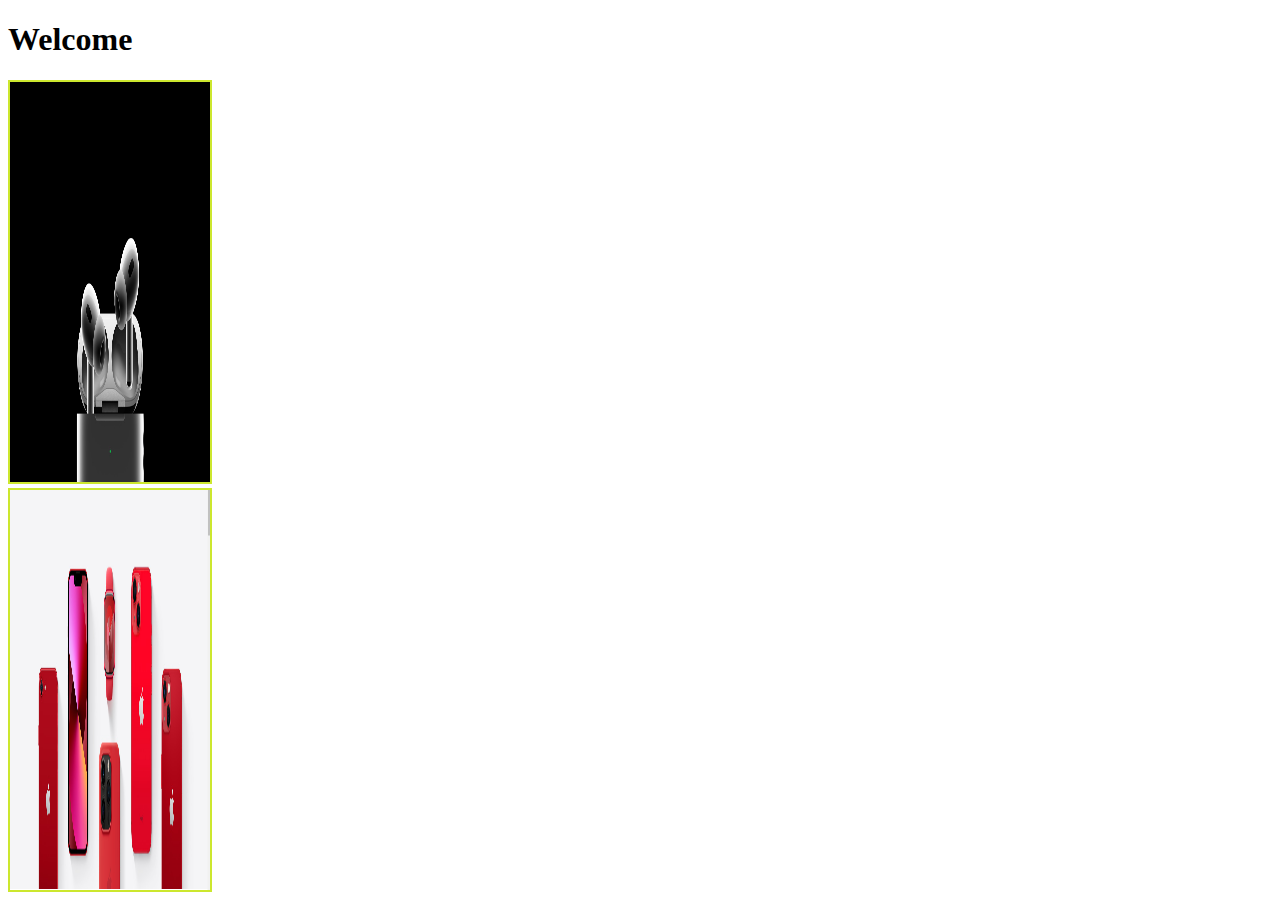
<file: html/index.html>
<!DOCTYPE html>
<html lang="en">
<head>
    <meta charset="UTF-8">
    <meta name="viewport" content="width=device-width, initial-scale=1.0">
    <title>Document</title>
    <link rel="stylesheet" href="/css/index.css">
</head>
<body>
    <h1>Welcome</h1>
    <div>
        <div class="myImg">
            <img src="/img/airpods.jpg" alt="">
        </div>

        <div class="myImg">
            <img src="/img/ired.png" alt="">
        </div>
    </div>
</body>
</html>
</file>
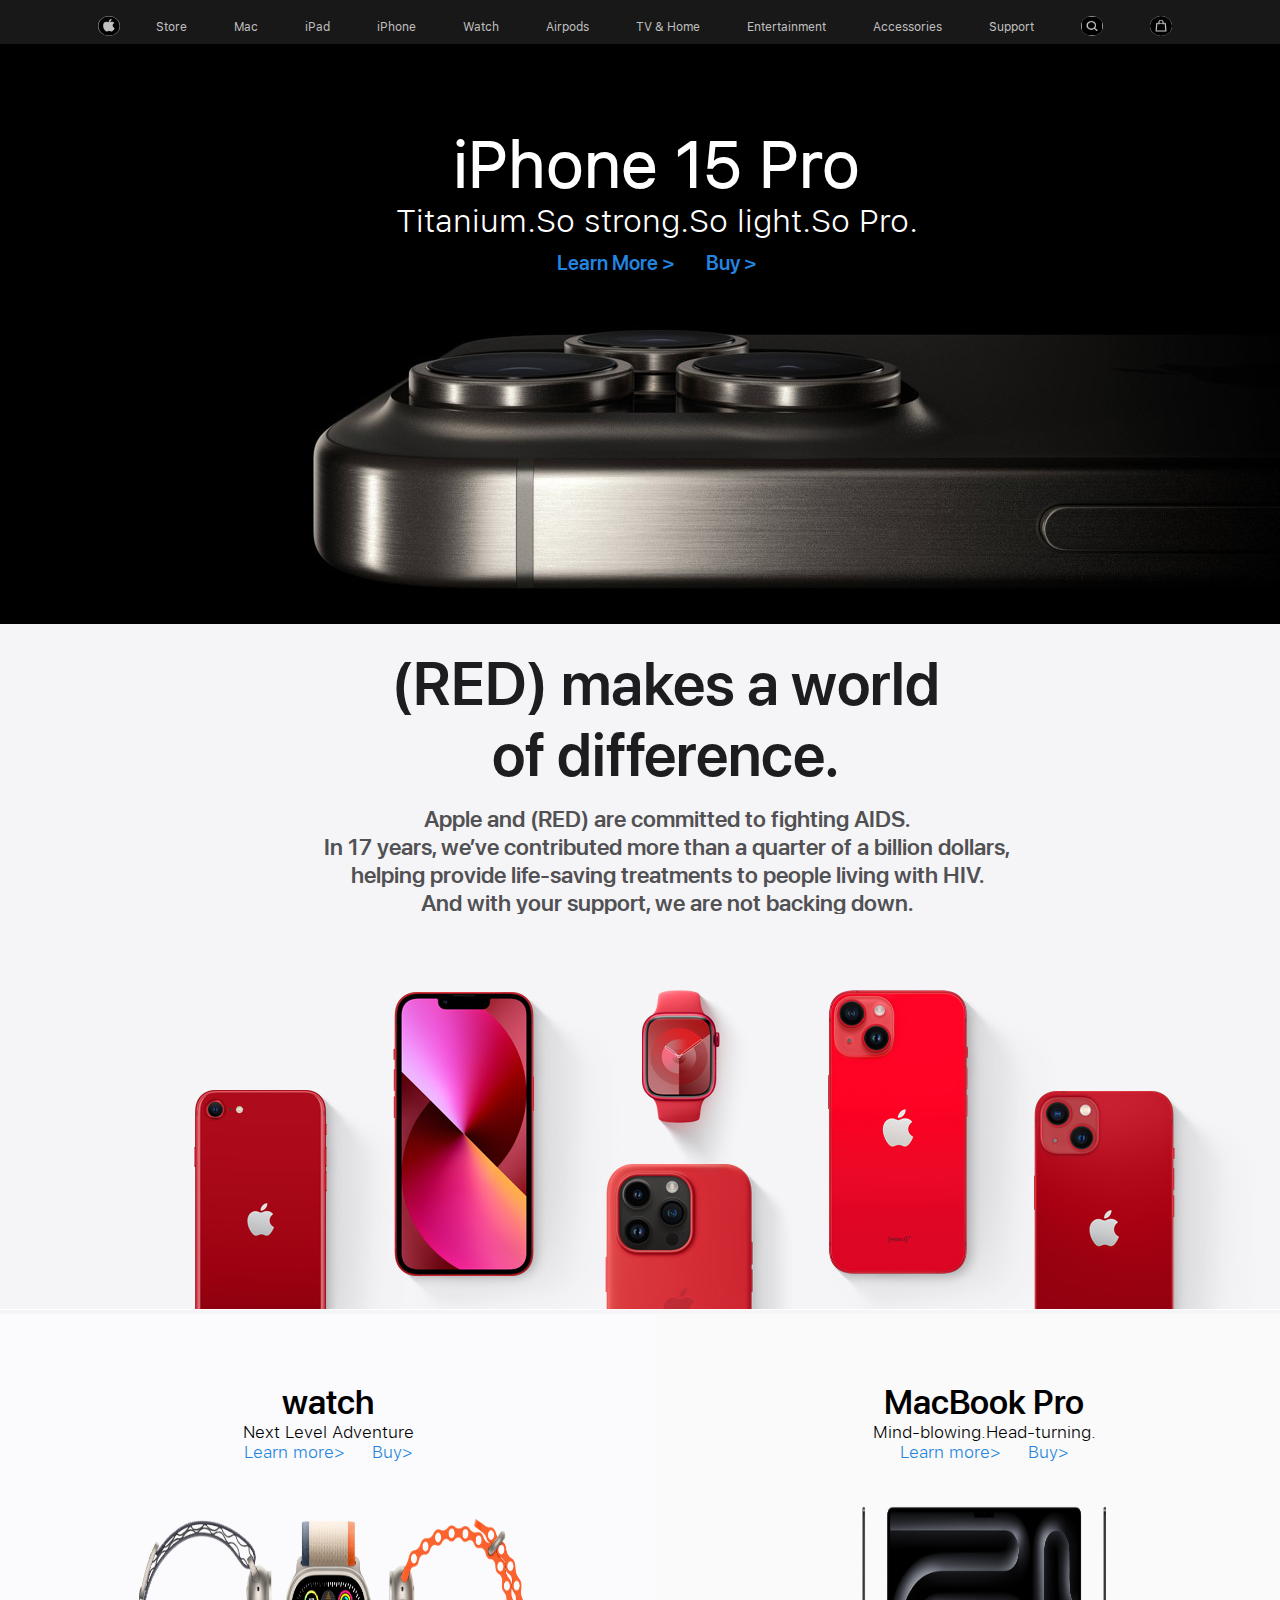
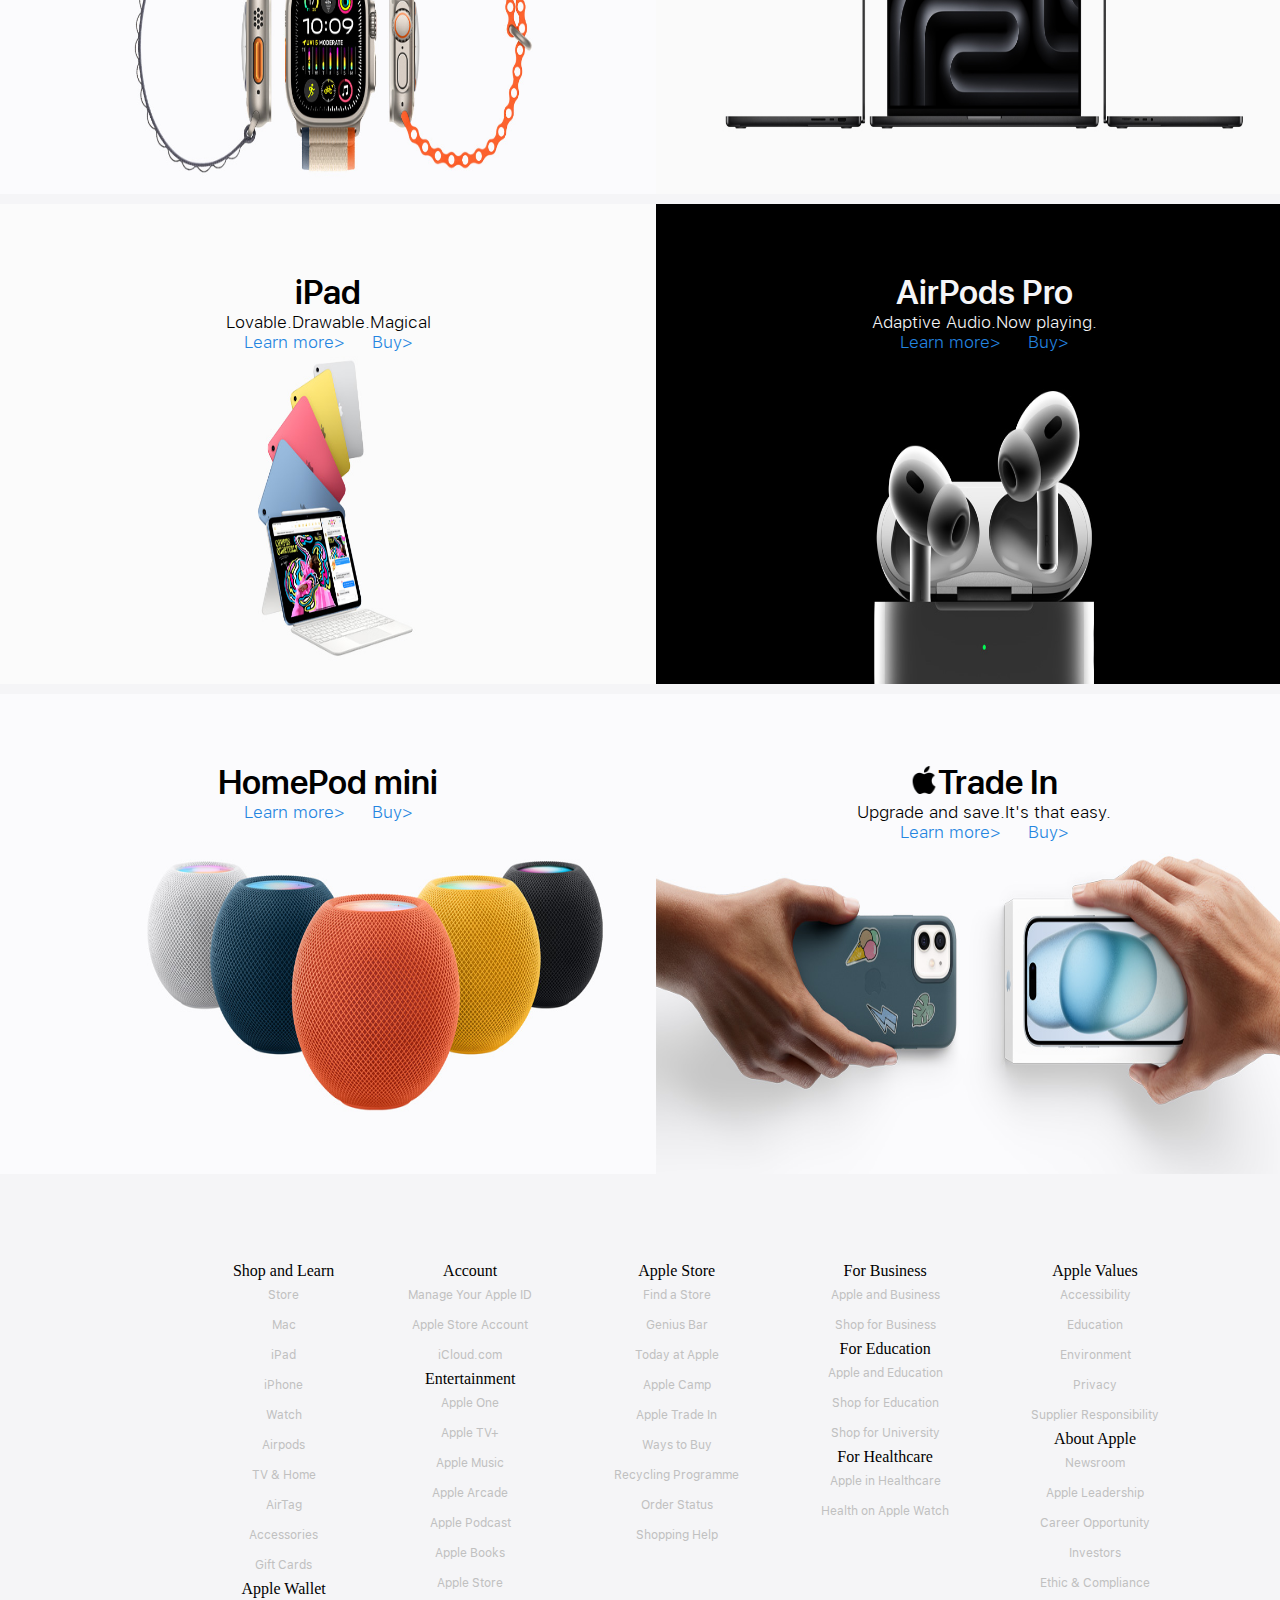
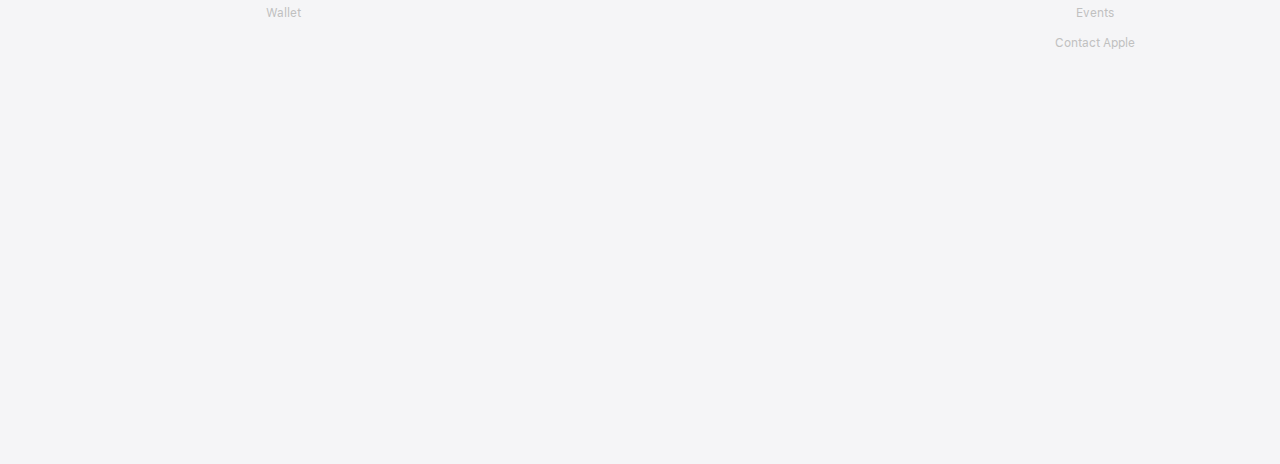
<file: html/apple.html>
<!DOCTYPE html>
<html lang="en">
<head>
    <meta charset="UTF-8">
    <meta name="viewport" content="width=device-width, initial-scale=1.0">
    <title>Apple</title>
    <link rel="shortcut icon" href="/img/favicon.ico" type="image/x-icon">
    <link rel="stylesheet" href="/css/apple.css">
</head>
<body>
    <div class="container">

        <div class="nav">
            <ul>
                <li><img src="/img/apple.png" alt="" id="logo"></li>
                <li><a href="#">Store</a></li>
                <li><a href="#">Mac</a></li>
                <li><a href="#">iPad</a></li>
                <li><a href="#">iPhone</a></li>
                <li><a href="#">Watch</a></li>
                <li><a href="#">Airpods</a></li>
                <li><a href="#">TV & Home</a></li>
                <li><a href="#">Entertainment</a></li>
                <li><a href="#">Accessories</a></li>
                <li><a href="#">Support</a></li>
                <li><a href="#"><img src="/img/scan.png" alt=""></a></li>
                <li><a href="#"><img src="/img/shopping-bag.png" alt=""></a></li>
            </ul>
        </div>
        <!-- black iPh -->
        <div class="box-one">
            <div class="phone-one-title">
                <h1>iPhone 15 Pro</h1>
                <p>Titanium.So strong.So light.So Pro.</p>
                <a href="#" class="blackiPhLink">Learn More ></a>
                <a href="#" class="blackiPhLink">Buy ></a>
            </div>
        </div>

        <!-- red iPh -->
        <div class="box-two">
            <div class="phone-two-title-one">
                <h1>(RED) makes a world of difference.</h1>
            </div>

            <div class="phone-two-title-two">
                <p>Apple and (RED) are committed to fighting AIDS.</p>
                <p> In 17 years, we’ve contributed more than a quarter of a billion dollars, helping provide life-saving treatments to people living with HIV.</p>
                   <p> And with your support, we are not backing down.</p>
            </div>
            <img src="/img/ired.png" alt="" id="iRedImg">
        </div>


        <div class="gridOne">
            <div class="gridItemOne">
                <div class="gridTitleOne">
                    <h1 class="gridFont">watch</h1>
            <p>Next Level Adventure</p>
            <a href="#" class="gridLink">Learn more></a>
            <a href="#" class="gridLink">Buy></a>
                </div>
                <img src="../img/watch.jpg" alt="">
            </div>
            <div class="gridItemOne">
                <div class="gridTitleOne">
                    <h1 class="gridFont">MacBook Pro</h1>
            <p>Mind-blowing.Head-turning.</p>
            <a href="#" class="gridLink">Learn more></a>
            <a href="#" class="gridLink">Buy></a>
                </div>
                <img src="../img/mac.jpg" alt="">
            </div>
        </div>


        
        <div class="gridTwo">
            <div class="gridItemTwo">
                <div class="gridTitleTwo">
                    <h1 class="gridFont">iPad</h1>
            <p>Lovable.Drawable.Magical</p>
            <a href="#" class="gridLink">Learn more></a>
            <a href="#" class="gridLink">Buy></a>
                </div>
                <img src="../img/ipad.jpg" alt="">
            </div>
            <div class="gridItemTwo">
                <div class="gridTitleTwo">
                    <h1 class="gridFont airpods" >AirPods Pro</h1>
            <p class="airpods">Adaptive Audio.Now playing.</p>
            <a href="#" class="gridLink">Learn more></a>
            <a href="#" class="gridLink">Buy></a>
                </div>
                <img src="../img/airpods.jpg" alt="">
            </div>
        </div>


        
        <div class="gridThree">
            <div class="gridItemThree">
                <div class="gridTitleThree">
                    <h1 class="gridFont">HomePod mini</h1>
            
            <a href="#" class="gridLink">Learn more></a>
            <a href="#" class="gridLink">Buy></a>
                </div>
                <img src="../img/homepod.jpg" alt="" id="homepod">
            </div>
            <div class="gridItemThree">
                <div class="gridTitleThree">
                    <h1 class="gridFont"><img id="tradeIn" src="/img/apple-logo.png" alt="">Trade In</h1>
            <p>Upgrade and save.It's that easy.</p>
            <a href="#" class="gridLink">Learn more></a>
            <a href="#" class="gridLink">Buy></a>
                </div>
                <img src="../img/iphone_tradein.jpg" alt="">
            </div>
        </div>

        <div class="footer">

            <div class="footerCol">
                <p>Shop and Learn</p>
                <a href="#">Store</a>
                <a href="#">Mac</a>
                <a href="#">iPad</a>
                <a href="#">iPhone</a>
                <a href="#">Watch</a>
                <a href="#">Airpods</a>
                <a href="#">TV & Home</a>
                <a href="#">AirTag</a>
                <a href="#">Accessories</a>
                <a href="#">Gift Cards</a>
                <p>Apple Wallet</p>
                <a href="#">Wallet</a>
            </div>

            <div class="footerCol">
                <p>Account</p>
                <a href="#">Manage Your Apple ID</a>
                <a href="#">Apple Store Account</a>
                <a href="#">iCloud.com</a>

                <p>Entertainment</p>
                <a href="#">Apple One</a>
                <a href="#">Apple TV+</a>
                <a href="#">Apple Music</a>
                <a href="#">Apple Arcade</a>
                <a href="#">Apple Podcast</a>
                <a href="#">Apple Books</a>
                <a href="#">Apple Store</a>
            </div>

            <div class="footerCol">
                <p>Apple Store</p>
                <a href="#">Find a Store</a>
                <a href="#">Genius Bar</a>
                <a href="#">Today at Apple</a>
                <a href="#">Apple Camp</a>
                <a href="#">Apple Trade In</a>
                <a href="#">Ways to Buy</a>
                <a href="#">Recycling Programme</a>
                <a href="#">Order Status</a>
                <a href="#">Shopping Help</a>
            </div>

            <div class="footerCol">
                <p>For Business</p>
                <a href="#">Apple and Business</a>
                <a href="#">Shop for Business</a>

                <p>For Education</p>
                <a href="#">Apple and Education</a>
                <a href="#">Shop for Education</a>
                <a href="#">Shop for University</a>

                <p>For Healthcare</p>
                <a href="#">Apple in Healthcare</a>
                <a href="#">Health on Apple Watch</a>
            </div>

            <div class="footerCol">
                <p>Apple Values</p>
                <a href="#">Accessibility</a>
                <a href="#">Education</a>
                <a href="#">Environment</a>
                <a href="#">Privacy</a>
                <a href="#">Supplier Responsibility</a>

                <p>About Apple</p>
                <a href="#">Newsroom</a>
                <a href="#">Apple Leadership</a>
                <a href="#">Career Opportunity</a>
                <a href="#">Investors</a>
                <a href="#">Ethic & Compliance</a>
                <a href="#">Events</a>
                <a href="#">Contact Apple</a>
            </div>
            

        </div>






    </div>
</body>
</html>
</file>
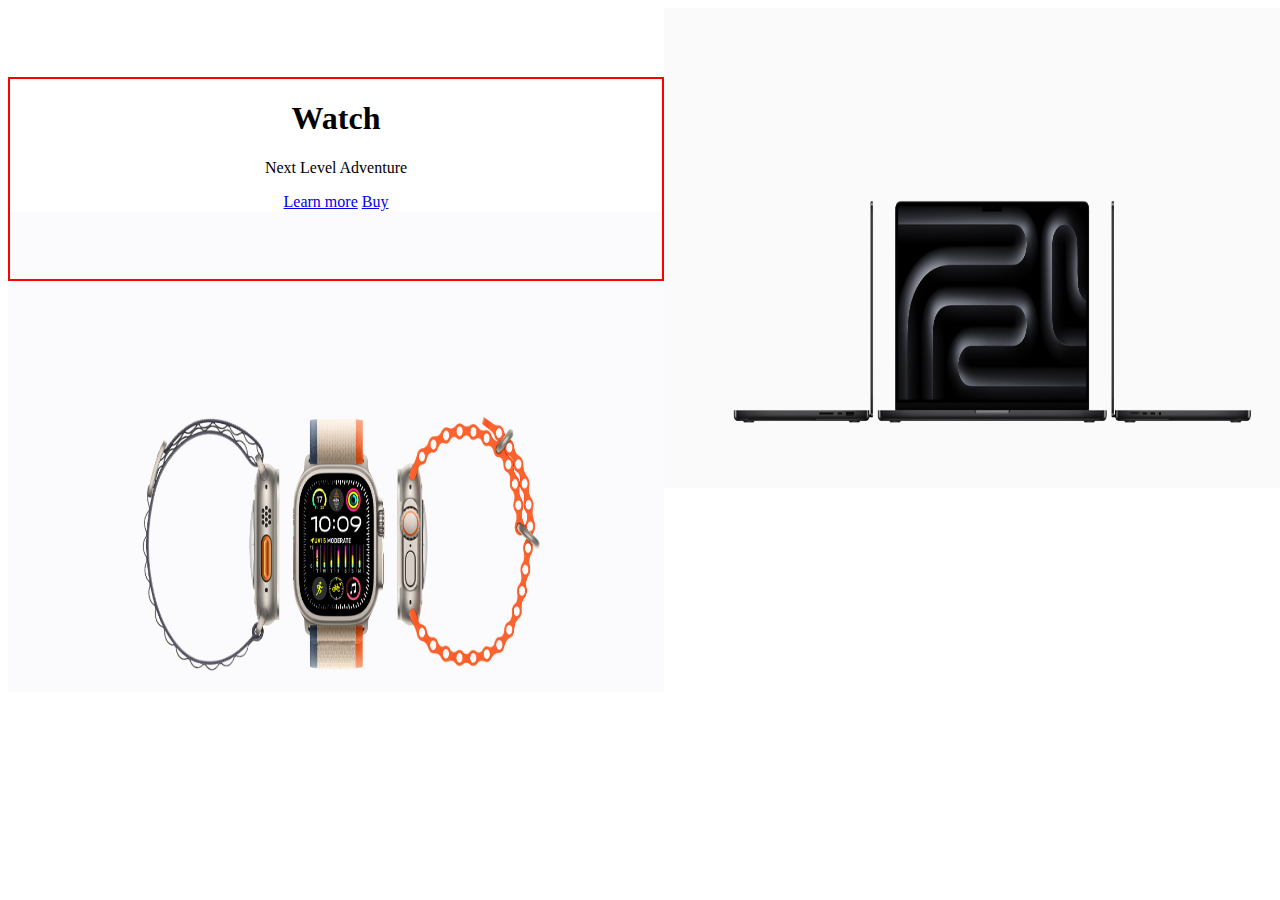
<file: html/sample.html>
<!DOCTYPE html>
<html lang="en">
<head>
    <meta charset="UTF-8">
    <meta name="viewport" content="width=device-width, initial-scale=1.0">
    <title>Document</title>
    <style>
        .grid{
    display: grid;
    grid-template-columns: auto auto;
    position: relative;
    top: 0%;
    
    height: auto;
    /* background-color: #1f1fda; */
}
.grid-item img{
    height: 480px;
    width: 656px;
}
.box{
    border: 2px solid red;
    height: 200px;
    text-align: center;
    position: relative;
    top: 10%;
}
   </style>
</head>
<body>
    <div class="grid">
        <div class="grid-item">
          <div class="box">
            <h1>Watch</h1>
            <p>Next Level Adventure</p>
            <a href="#">Learn more</a>
            <a href="#">Buy</a>
          </div>
            <img src="../img/watch.jpg" alt="">
        </div>
        <div class="grid-item"><img src="../img/mac.jpg" alt=""></div>
    </div>
</body>
</html>
</file>
<file: css/index.css>
.myImg>img{
    border: 2px solid rgb(204, 231, 46);
    height: 400px;
    width: 200px;
}
</file>
<file: css/apple.css>
@font-face {
    font-family: sfprotextlight;
    src: url('../fonts/sf-pro-text_light.woff2');
}
@font-face {
    font-family: sfprotextregular;
    src: url('../fonts/sf-pro-text_regular.woff2');
}
@font-face {
    font-family: sfprotextsemibold;
    src: url('../fonts/sf-pro-text_semibold.woff2');
}
@font-face {
    font-family: sfprodisplayregular;
    src: url('../fonts/sf-pro-display_regular.woff2');
}
@font-face {
    font-family: sfprodisplaysemibold;
    src: url('../fonts/sf-pro-display_semibold.woff2');
}



*{
    margin: 0;
    padding: 0;
    box-sizing: border-box;
    
}
body{
    overflow-x: hidden;
    background-color: #F5F5F7;
}


div .nav{
    /* border: 2px solid black; */
    display: flex;
    justify-content: center;
    height: 44px;
    background:rgb(24,24,24)
   

}
.nav,li,a{
    list-style: none;
    display: inline;
    font-size: 12px;
    align-items: center;
    color: silver;
    padding: 2px 11px;
    text-decoration: none;
    font-family: sfprotextregular;
   
}
#logo{
    
    height: 20px;
    width: 22px;
    background-color: silver;
    border-radius: 100%;
    position: relative;
    top: 5px;
}
li a img{
    height: 20px;
    width: 22px;
    background: silver;
    border: none;
    outline: none;
    position: relative;
    top: 5px;
    border-radius: 100%;
}

.box-one{
    width: 100%;
    height: 580px;
    margin-left: 0;
    background-image: url(/img/black_iphone15.jpg);
    cursor: pointer;
    
    
}

.blackiPhLink{
    color:#2485E0;
    font-size: 20px;
    font-family: sfprodisplaysemibold;
}


.phone-one-title{ 
    /* border: 2px solid yellow; */
    width: 750px;
    height: 200px;
    position: relative;
    top: 9%;
    left: 22%;
    color: white;
    display: block;
    text-align: center;
    padding: 30px;
    font-size: 32px;
    font-family: sfprotextlight;
}

.box-two{
    width: 100%;
    height: 580px;
    margin-left: 0;
    /* background-image: url(/img/ired.png); */
    cursor: pointer;
    background-repeat: no-repeat;
    background-color: #F5F5F7;
    
    
}

.phone-two-title-one{ 
    /* border: 2px solid yellow; */
    max-width: 614px;
    height: 200px;
    position: relative;
    top: -1%;
    left: 28%;
    color: white;
    display: block;
    text-align: center;
    padding: 30px;
    font-size: 30px;
    font-family: sfprodisplaysemibold;
    color: #1D1D1F;
    font-weight: 700px;
}

.phone-two-title-two{ 
    /* border: 2px solid yellow; */
    width: 746px;
    height: 200px;
    position: relative;
    top: -8.5%;
    left: 23%;
    color: white;
    display: block;
    text-align: center;
    padding: 30px;
    font-size: 23px;
    font-family: sfprodisplaysemibold;
    color:#515154;
    font-weight: 600px;
   
    
}


#iRedImg{
        position: relative;
        top: -19%;

    }

.gridOne{
    display: grid;
    grid-template-columns: auto auto;
    position: relative;
    bottom: 90px;
    height: auto;
    /* background-color: #1f1fda; */
}
.gridOne img{
    height: 480px;
    width: 656px;
}
.gridTitleOne{
    /* border: 2px solid red; */
    height: 200px;
    text-align: center;
    position: relative;
    top: 38%;
    font-family: sfprotextlight;
    font-size: 17px;
    padding: 8px 14px;
}

.gridLink{
    color:#2485E0;
    font-size: 17px;
    font-family: sfprotextlight;
   
}

.gridTwo{
    display: grid;
    grid-template-columns: auto auto;
    position: relative;
    bottom: 284px;
    height: auto;
    /* background-color: #1f1fda; */
}

.gridTwo img{
    height: 480px;
    width: 656px;
}

.gridTitleTwo{
    /* border: 2px solid red; */
    height: 200px;
    text-align: center;
    position: relative;
    top: 38%;
    font-family: sfprotextlight;
    font-size: 17px;
    padding: 8px 14px;
}
.airpods{
    color: #F5F5F7;
}

.gridFont{
    font-family: sfprodisplaysemibold;
}

.gridThree{
    display: grid;
    grid-template-columns: 656px auto;
    position: relative;
    bottom: 478px;
    height: auto;
    /* background-color: #1f1fda; */
}
.gridThree img{
    height: 480px;
    width: 656px;
}
.gridTitleThree{
    /* border: 2px solid red; */
    height: 200px;
    text-align: center;
    position: relative;
    top: 38%;
    font-family: sfprotextlight;
    font-size: 17px;
    padding: 8px 14px;
}

/* .tradeIn::before{
    content: url(../img/apple.png);
    width: 28px;
    height: 28px;

} */

#tradeIn{
    height: 28px;
    width: 28px;
}

#homepod{
    width: 750px;
    height: 480px;
    
}

.footer{
    margin: 0;
    /* border: 2px solid black; */
    
    width: 1000px;
    position: relative;
    bottom: 400px;
    left: 200px;
    display: grid;
    grid-template-columns: auto auto auto auto auto;
    text-align: center;
    background-color: #F5F5F7;
    /* align-items: center; */
    
}
.footerCol{
    /* border: 2px solid rgba(115, 230, 7, 0.753); */
    /* height: auto; */
    padding: 5px;
    margin: 1px;
    position: relative;
    /* bottom: 200px; */
    
}
.footerCol>a{
    display: block;
    padding: 8px;
}
</file>
